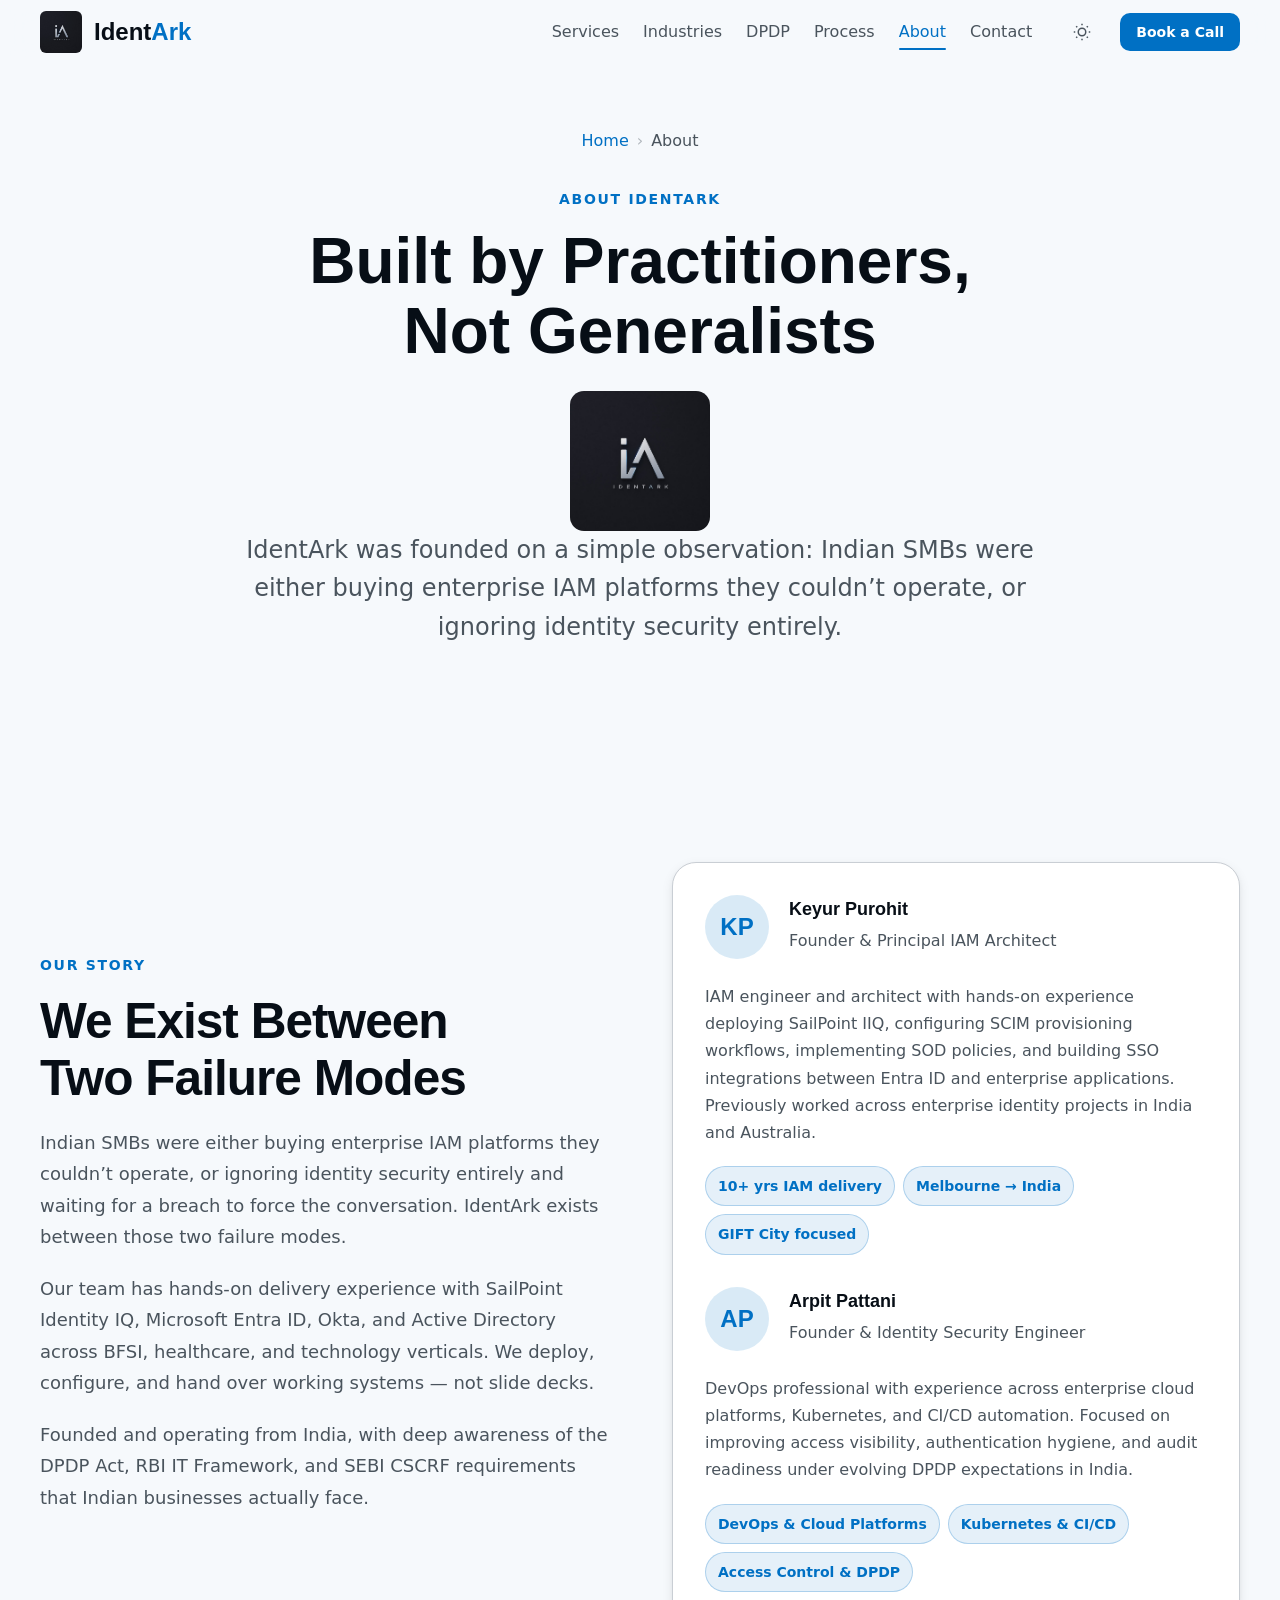
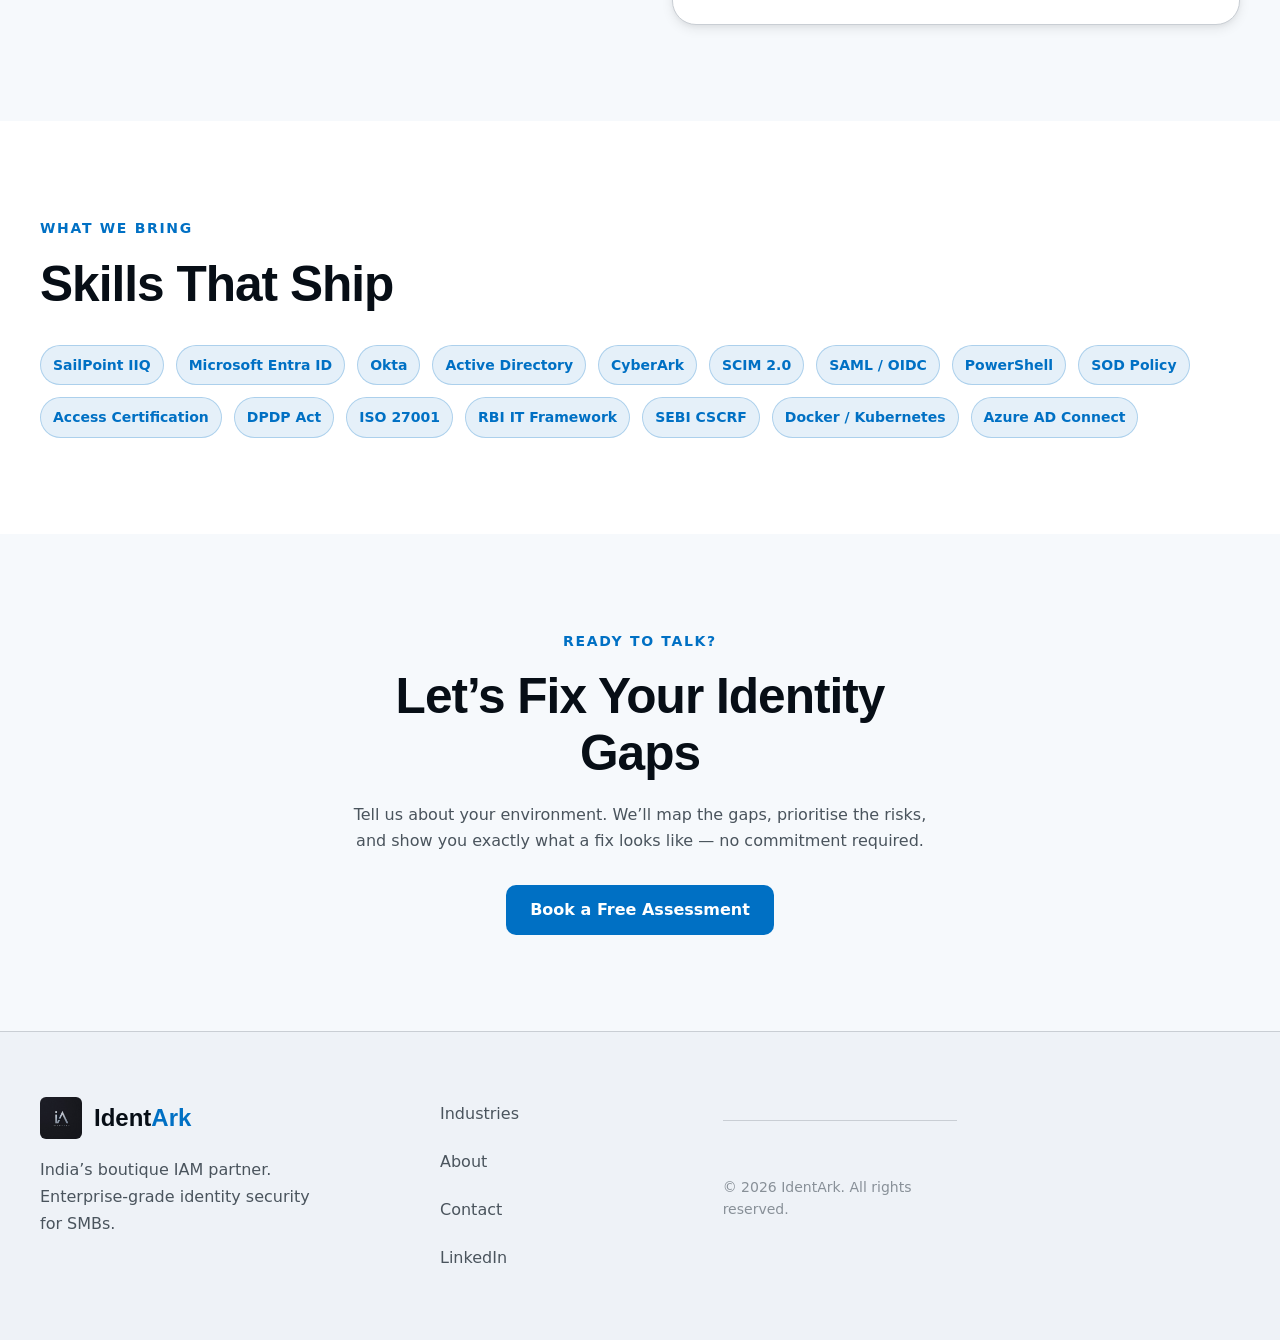
<file: about/index.html>
<!DOCTYPE html>
<html lang="en" data-theme="light">
<head>
<script>
(function(){
  var saved;
  try { saved = localStorage.getItem('identark-theme'); } catch(e){}
  document.documentElement.setAttribute('data-theme', saved === 'dark' ? 'dark' : 'light');
})();
</script>
<meta charset="UTF-8">
<meta name="viewport" content="width=device-width, initial-scale=1.0">
<title>About | IdentArk</title>
<meta name="description" content="IdentArk is founded by IAM practitioners with hands-on SailPoint, Entra ID, and Okta delivery experience. Built for India's SMBs.">
<meta property="og:title" content="About | IdentArk">
<meta property="og:description" content="IdentArk is founded by IAM practitioners with hands-on SailPoint, Entra ID, and Okta delivery experience. Built for India's SMBs.">
<meta property="og:type" content="website">
<meta name="robots" content="index, follow">
<link rel="preconnect" href="https://api.fontshare.com">
<link href="https://api.fontshare.com/v2/css?f[]=cabinet-grotesk@400,500,700,800,900&f[]=satoshi@400,500,700&display=swap" rel="stylesheet">
<link rel="stylesheet" href="../style.css">
<style>
.page-hero { padding: var(--space-32) 0 var(--space-20); text-align: center; }
.page-hero .section-label { display: inline-block; margin-bottom: var(--space-4); }
.page-hero h1 { font-family: var(--font-display); font-size: clamp(2.5rem, 5vw, 4rem); font-weight: 900; line-height: 1.1; margin-bottom: var(--space-6); }
.page-hero p { font-size: var(--text-lg); color: var(--color-text-muted); max-width: 56ch; margin: 0 auto var(--space-10); }
.breadcrumb { display: flex; align-items: center; gap: var(--space-2); font-size: var(--text-sm); color: var(--color-text-muted); margin-bottom: var(--space-8); justify-content: center; }
.breadcrumb a { color: var(--color-primary); text-decoration: none; }
.breadcrumb a:hover { text-decoration: underline; }
.breadcrumb-sep { opacity: 0.4; }
.nav__link.active { color: var(--color-primary); }
</style>
</head>
<body>

<a href="#main" class="sr-only">Skip to content</a>

<header class="header" id="header">
  <div class="container">
    <div class="header__inner">
      <a href="../" class="logo" aria-label="IdentArk home">
        <img src="../logo.jpeg" alt="IdentArk Logo" class="logo__img" width="44" height="44" loading="eager">
        <span class="logo__text">Ident<span class="accent">Ark</span></span>
      </a>
      <nav class="nav" aria-label="Primary navigation">
        <ul class="nav__links" role="list">
          <li><a href="../index.html#services" class="nav__link">Services</a></li>
          <li><a href="../industries/" class="nav__link">Industries</a></li>
          <li><a href="../index.html#dpdp" class="nav__link">DPDP</a></li>
          <li><a href="../index.html#process" class="nav__link">Process</a></li>
          <li><a href="../about/" class="nav__link active">About</a></li>
          <li><a href="../contact/" class="nav__link">Contact</a></li>
        </ul>
        <button class="theme-toggle" data-theme-toggle aria-label="Toggle theme">
          <svg width="18" height="18" viewBox="0 0 24 24" fill="none" stroke="currentColor" stroke-width="2"><circle cx="12" cy="12" r="5"/><path d="M12 1v2M12 21v2M4.22 4.22l1.42 1.42M18.36 18.36l1.42 1.42M1 12h2M21 12h2M4.22 19.78l1.42-1.42M18.36 5.64l1.42-1.42"/></svg>
        </button>
        <a href="../contact/" class="btn btn-primary btn-sm">Book a Call</a>
      </nav>
      <button class="mobile-menu-btn" aria-label="Open menu" aria-expanded="false" aria-controls="mobileNav">
        <svg width="22" height="22" viewBox="0 0 24 24" fill="none" stroke="currentColor" stroke-width="2"><line x1="3" y1="6" x2="21" y2="6"/><line x1="3" y1="12" x2="21" y2="12"/><line x1="3" y1="18" x2="21" y2="18"/></svg>
      </button>
    </div>
  </div>
  <div class="mobile-nav" id="mobileNav" aria-hidden="true">
    <ul role="list">
      <li><a href="../index.html#services" class="nav__link">Services</a></li>
      <li><a href="../industries/" class="nav__link">Industries</a></li>
      <li><a href="../index.html#dpdp" class="nav__link">DPDP</a></li>
      <li><a href="../index.html#process" class="nav__link">Process</a></li>
      <li><a href="../about/" class="nav__link">About</a></li>
      <li><a href="../contact/" class="nav__link">Contact</a></li>
    </ul>
  </div>
</header>

<main id="main">

  <section class="page-hero section-padding">
    <div class="container">
      <nav class="breadcrumb" aria-label="Breadcrumb">
        <a href="../">Home</a>
        <span class="breadcrumb-sep">›</span>
        <span>About</span>
      </nav>
      <span class="section-label reveal">About IdentArk</span>
      <h1 class="reveal">Built by Practitioners,<br/>Not Generalists</h1>
      <div class="reveal" style="margin:var(--space-6) auto 0;text-align:center;display:flex;justify-content:center;">
        <img src="../logo.jpeg" alt="IdentArk" width="140" height="140" loading="eager" style="width:140px;height:140px;object-fit:contain;border-radius:14px;">
      </div>
      <p class="reveal">IdentArk was founded on a simple observation: Indian SMBs were either buying enterprise IAM platforms they couldn’t operate, or ignoring identity security entirely.</p>
    </div>
  </section>

  <section class="section-padding">
    <div class="container">
      <div class="about__layout reveal">
        <div>
          <span class="section-label">Our Story</span>
          <h2 class="section-title" style="margin-top:var(--space-3);">We Exist Between<br/>Two Failure Modes</h2>
          <p class="about__text">Indian SMBs were either buying enterprise IAM platforms they couldn’t operate, or ignoring identity security entirely and waiting for a breach to force the conversation. IdentArk exists between those two failure modes.</p>
          <p class="about__text">Our team has hands-on delivery experience with SailPoint Identity IQ, Microsoft Entra ID, Okta, and Active Directory across BFSI, healthcare, and technology verticals. We deploy, configure, and hand over working systems — not slide decks.</p>
          <p class="about__text">Founded and operating from India, with deep awareness of the DPDP Act, RBI IT Framework, and SEBI CSCRF requirements that Indian businesses actually face.</p>
        </div>
        <div class="about__visual">
          <div class="founder-card">
            <div class="founder-avatar">KP</div>
            <div class="founder-info">
              <h4>Keyur Purohit</h4>
              <p>Founder & Principal IAM Architect</p>
            </div>
          </div>
          <p class="founder-bio">IAM engineer and architect with hands-on experience deploying SailPoint IIQ, configuring SCIM provisioning workflows, implementing SOD policies, and building SSO integrations between Entra ID and enterprise applications. Previously worked across enterprise identity projects in India and Australia.</p>
          <div class="about__skills" style="margin-top:var(--space-4);">
            <span class="skill-tag">10+ yrs IAM delivery</span>
            <span class="skill-tag">Melbourne → India</span>
            <span class="skill-tag">GIFT City focused</span>
          </div>
          <div class="founder-card" style="margin-top:var(--space-8)">
            <div class="founder-avatar">AP</div>
            <div class="founder-info">
              <h4>Arpit Pattani</h4>
              <p>Founder & Identity Security Engineer</p>
            </div>
          </div>
          <p class="founder-bio">DevOps professional with experience across enterprise cloud platforms, Kubernetes, and CI/CD automation. Focused on improving access visibility, authentication hygiene, and audit readiness under evolving DPDP expectations in India.</p>
          <div class="about__skills" style="margin-top:var(--space-4);">
            <span class="skill-tag">DevOps & Cloud Platforms</span>
            <span class="skill-tag">Kubernetes & CI/CD</span>
            <span class="skill-tag">Access Control & DPDP</span>
          </div>
        </div>
      </div>
    </div>
  </section>

  <section class="section-padding" style="background:var(--color-surface);">
    <div class="container">
      <span class="section-label reveal">What We Bring</span>
      <h2 class="section-title reveal">Skills That Ship</h2>
      <div class="about__skills reveal" style="margin-top:var(--space-8);gap:var(--space-3);">
        <span class="skill-tag">SailPoint IIQ</span>
        <span class="skill-tag">Microsoft Entra ID</span>
        <span class="skill-tag">Okta</span>
        <span class="skill-tag">Active Directory</span>
        <span class="skill-tag">CyberArk</span>
        <span class="skill-tag">SCIM 2.0</span>
        <span class="skill-tag">SAML / OIDC</span>
        <span class="skill-tag">PowerShell</span>
        <span class="skill-tag">SOD Policy</span>
        <span class="skill-tag">Access Certification</span>
        <span class="skill-tag">DPDP Act</span>
        <span class="skill-tag">ISO 27001</span>
        <span class="skill-tag">RBI IT Framework</span>
        <span class="skill-tag">SEBI CSCRF</span>
        <span class="skill-tag">Docker / Kubernetes</span>
        <span class="skill-tag">Azure AD Connect</span>
      </div>
    </div>
  </section>

  <section class="section-padding">
    <div class="container" style="text-align:center;max-width:600px;margin-inline:auto;">
      <span class="section-label reveal">Ready to Talk?</span>
      <h2 class="section-title reveal">Let’s Fix Your Identity Gaps</h2>
      <p class="reveal" style="color:var(--color-text-muted);margin-bottom:var(--space-8);">Tell us about your environment. We’ll map the gaps, prioritise the risks, and show you exactly what a fix looks like — no commitment required.</p>
      <a href="../contact/" class="btn btn-primary reveal">Book a Free Assessment</a>
    </div>
  </section>

</main>

<footer class="footer">
  <div class="container">
    <div class="footer__inner">
      <div class="footer__brand">
        <a href="../" class="logo" aria-label="IdentArk home">
          <img src="../logo.jpeg" alt="IdentArk Logo" class="logo__img" width="36" height="36" loading="lazy">
          <span class="logo__text">Ident<span class="accent">Ark</span></span>
        </a>
        <p class="footer__tagline">India’s boutique IAM partner. Enterprise-grade identity security for SMBs.</p>
      </div>
      <div class="footer__links">
        <a href="../industries/" class="footer__link">Industries</a>
        <a href="../about/" class="footer__link">About</a>
        <a href="../contact/" class="footer__link">Contact</a>
        <a href="https://www.linkedin.com/company/116654145/" class="footer__link" target="_blank" rel="noopener noreferrer">LinkedIn</a>
      </div>
      <p class="footer__copy">&copy; 2026 IdentArk. All rights reserved.</p>
    </div>
  </div>
</footer>

<script>
(function(){
  // Theme
  var t = document.querySelector('[data-theme-toggle]');
  var r = document.documentElement;
  var d = 'light';
  try { if(localStorage.getItem('identark-theme')==='dark') d='dark'; } catch(e){}
  r.setAttribute('data-theme', d);
  if(t) t.addEventListener('click', function(){
    d = d==='dark' ? 'light' : 'dark';
    r.setAttribute('data-theme', d);
    try { localStorage.setItem('identark-theme', d); } catch(e){}
  });

  // Mobile nav — toggle .is-open to match style.css
  var mb = document.querySelector('.mobile-menu-btn');
  var mn = document.getElementById('mobileNav');
  if(mb && mn) mb.addEventListener('click', function(){
    var open = mn.classList.toggle('is-open');
    mb.setAttribute('aria-expanded', open);
    mn.setAttribute('aria-hidden', !open);
  });

  // Scroll reveal — add .in-view to match style.css rule .reveal.in-view
  if('IntersectionObserver' in window){
    var obs = new IntersectionObserver(function(entries){
      entries.forEach(function(e){
        if(e.isIntersecting){
          e.target.classList.add('in-view');
          obs.unobserve(e.target);
        }
      });
    }, {threshold: 0.1});
    document.querySelectorAll('.reveal').forEach(function(el){ obs.observe(el); });
  } else {
    // Fallback for older browsers — just show everything
    document.querySelectorAll('.reveal').forEach(function(el){ el.classList.add('in-view'); });
  }
})();
</script>
</body>
</html>
</file>
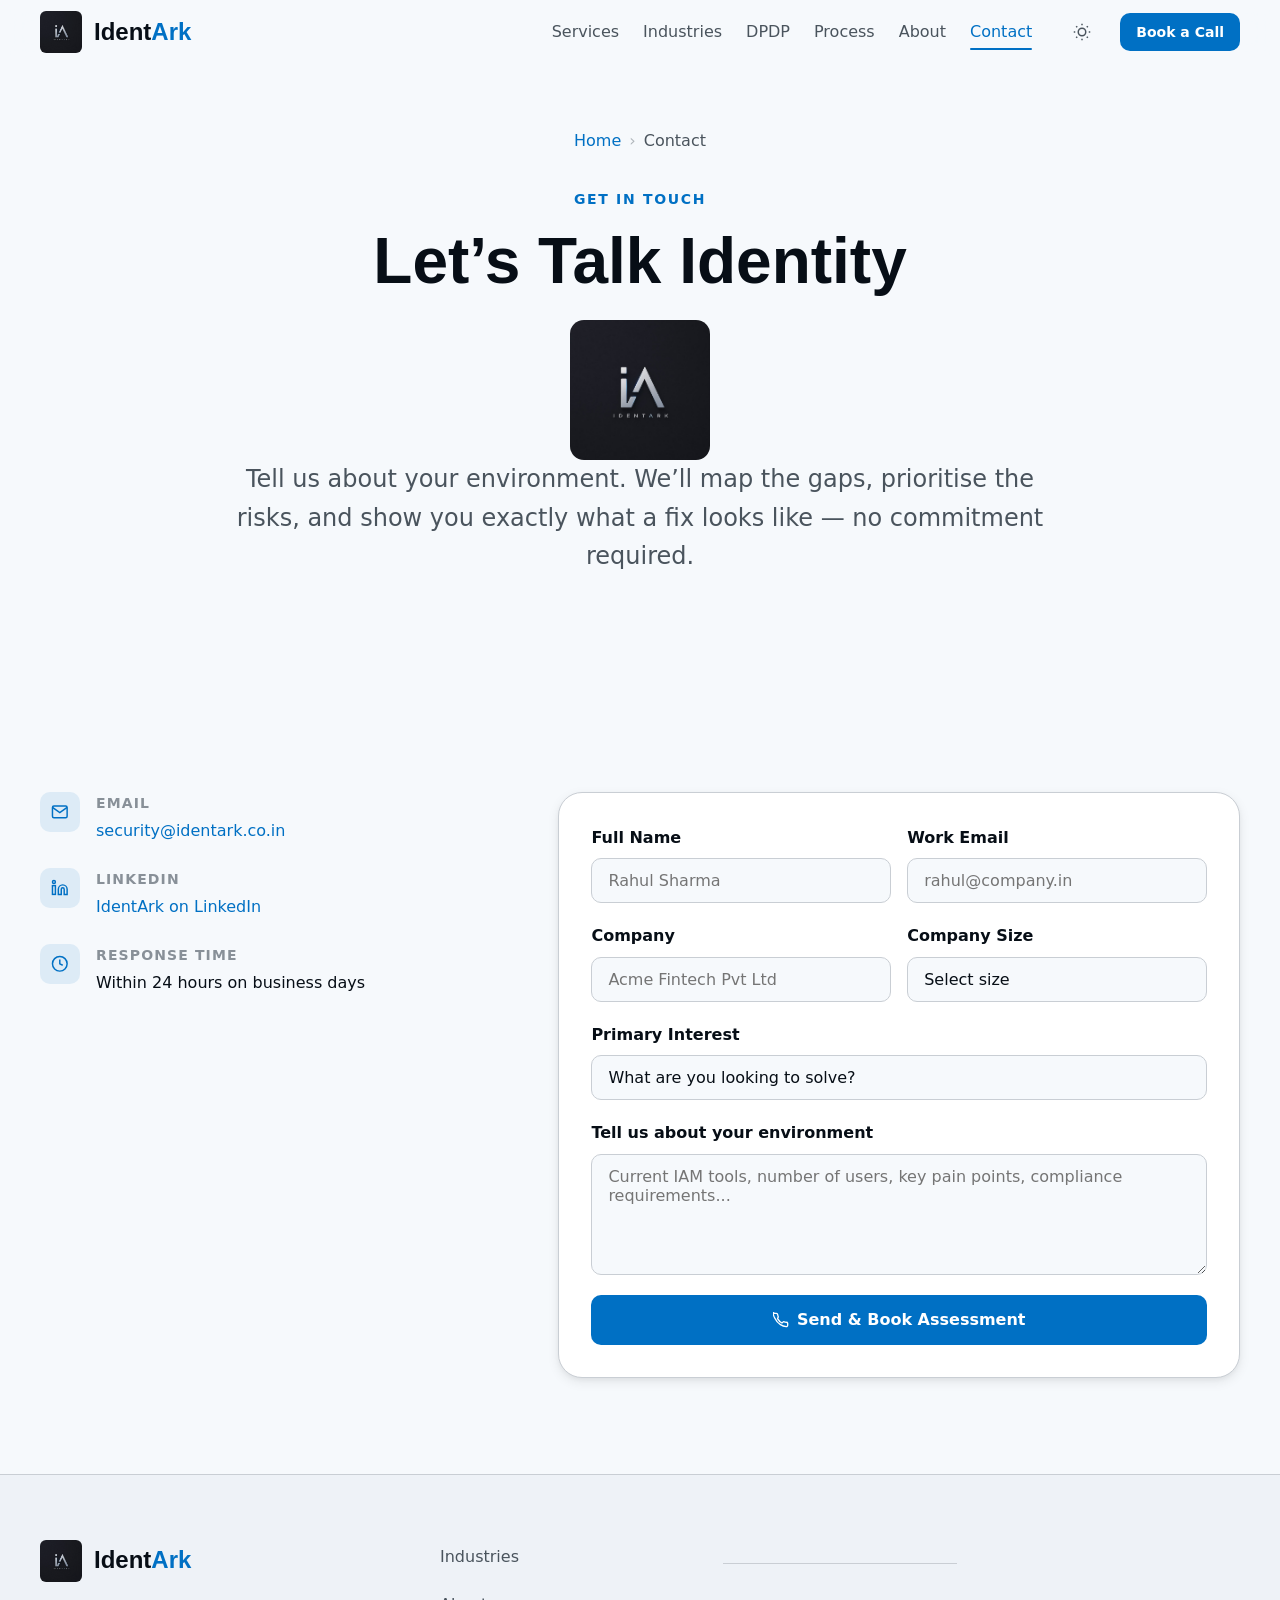
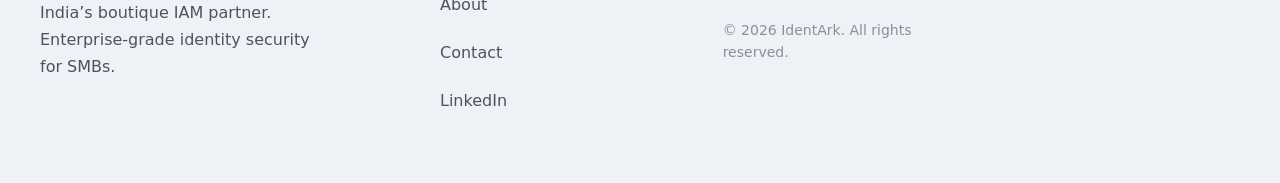
<file: contact/index.html>
<!DOCTYPE html>
<html lang="en" data-theme="light">
<head>
<script>
(function(){
  var saved;
  try { saved = localStorage.getItem('identark-theme'); } catch(e){}
  document.documentElement.setAttribute('data-theme', saved === 'dark' ? 'dark' : 'light');
})();
</script>
<meta charset="UTF-8">
<meta name="viewport" content="width=device-width, initial-scale=1.0">
<title>Contact | IdentArk</title>
<meta name="description" content="Book a free IAM assessment with IdentArk. Tell us about your environment and we'll map your identity security gaps.">
<meta property="og:title" content="Contact | IdentArk">
<meta property="og:description" content="Book a free IAM assessment with IdentArk. Tell us about your environment and we'll map your identity security gaps.">
<meta property="og:type" content="website">
<meta name="robots" content="index, follow">
<link rel="preconnect" href="https://api.fontshare.com">
<link href="https://api.fontshare.com/v2/css?f[]=cabinet-grotesk@400,500,700,800,900&f[]=satoshi@400,500,700&display=swap" rel="stylesheet">
<link rel="stylesheet" href="../style.css">
<style>
.page-hero { padding: var(--space-32) 0 var(--space-20); text-align: center; }
.page-hero .section-label { display: inline-block; margin-bottom: var(--space-4); }
.page-hero h1 { font-family: var(--font-display); font-size: clamp(2.5rem, 5vw, 4rem); font-weight: 900; line-height: 1.1; margin-bottom: var(--space-6); }
.page-hero p { font-size: var(--text-lg); color: var(--color-text-muted); max-width: 56ch; margin: 0 auto var(--space-10); }
.breadcrumb { display: flex; align-items: center; gap: var(--space-2); font-size: var(--text-sm); color: var(--color-text-muted); margin-bottom: var(--space-8); justify-content: center; }
.breadcrumb a { color: var(--color-primary); text-decoration: none; }
.breadcrumb a:hover { text-decoration: underline; }
.breadcrumb-sep { opacity: 0.4; }
.nav__link.active { color: var(--color-primary); }
</style>
</head>
<body>

<a href="#main" class="sr-only">Skip to content</a>

<header class="header" id="header">
  <div class="container">
    <div class="header__inner">
      <a href="../" class="logo" aria-label="IdentArk home">
        <img src="../logo.jpeg" alt="IdentArk Logo" class="logo__img" width="44" height="44" loading="eager">
        <span class="logo__text">Ident<span class="accent">Ark</span></span>
      </a>
      <nav class="nav" aria-label="Primary navigation">
        <ul class="nav__links" role="list">
          <li><a href="../index.html#services" class="nav__link">Services</a></li>
          <li><a href="../industries/" class="nav__link">Industries</a></li>
          <li><a href="../index.html#dpdp" class="nav__link">DPDP</a></li>
          <li><a href="../index.html#process" class="nav__link">Process</a></li>
          <li><a href="../about/" class="nav__link">About</a></li>
          <li><a href="../contact/" class="nav__link active">Contact</a></li>
        </ul>
        <button class="theme-toggle" data-theme-toggle aria-label="Toggle theme">
          <svg width="18" height="18" viewBox="0 0 24 24" fill="none" stroke="currentColor" stroke-width="2"><circle cx="12" cy="12" r="5"/><path d="M12 1v2M12 21v2M4.22 4.22l1.42 1.42M18.36 18.36l1.42 1.42M1 12h2M21 12h2M4.22 19.78l1.42-1.42M18.36 5.64l1.42-1.42"/></svg>
        </button>
        <a href="../contact/" class="btn btn-primary btn-sm">Book a Call</a>
      </nav>
      <button class="mobile-menu-btn" aria-label="Open menu" aria-expanded="false" aria-controls="mobileNav">
        <svg width="22" height="22" viewBox="0 0 24 24" fill="none" stroke="currentColor" stroke-width="2"><line x1="3" y1="6" x2="21" y2="6"/><line x1="3" y1="12" x2="21" y2="12"/><line x1="3" y1="18" x2="21" y2="18"/></svg>
      </button>
    </div>
  </div>
  <div class="mobile-nav" id="mobileNav" aria-hidden="true">
    <ul role="list">
      <li><a href="../index.html#services" class="nav__link">Services</a></li>
      <li><a href="../industries/" class="nav__link">Industries</a></li>
      <li><a href="../index.html#dpdp" class="nav__link">DPDP</a></li>
      <li><a href="../index.html#process" class="nav__link">Process</a></li>
      <li><a href="../about/" class="nav__link">About</a></li>
      <li><a href="../contact/" class="nav__link">Contact</a></li>
    </ul>
  </div>
</header>

<main id="main">

  <section class="page-hero section-padding">
    <div class="container">
      <nav class="breadcrumb" aria-label="Breadcrumb">
        <a href="../">Home</a>
        <span class="breadcrumb-sep">›</span>
        <span>Contact</span>
      </nav>
      <span class="section-label reveal">Get in Touch</span>
      <h1 class="reveal">Let’s Talk Identity</h1>
      <div class="reveal" style="margin:var(--space-6) auto 0;text-align:center;display:flex;justify-content:center;">
        <img src="../logo.jpeg" alt="IdentArk" width="140" height="140" loading="eager" style="width:140px;height:140px;object-fit:contain;border-radius:14px;">
      </div>
      <p class="reveal">Tell us about your environment. We’ll map the gaps, prioritise the risks, and show you exactly what a fix looks like — no commitment required.</p>
    </div>
  </section>

  <section class="section-padding">
    <div class="container">
      <div class="contact__layout">

        <div class="contact__info reveal">
          <div class="contact__item">
            <div class="contact__item-icon">
              <svg viewBox="0 0 24 24" fill="none" stroke="currentColor" stroke-width="2"><path d="M4 4h16c1.1 0 2 .9 2 2v12c0 1.1-.9 2-2 2H4c-1.1 0-2-.9-2-2V6c0-1.1.9-2 2-2z"/><polyline points="22,6 12,13 2,6"/></svg>
            </div>
            <div>
              <div class="contact__item-label">Email</div>
              <div class="contact__item-value"><a href="mailto:security@identark.co.in" style="color:var(--color-primary)">security@identark.co.in</a></div>
            </div>
          </div>
          <div class="contact__item">
            <div class="contact__item-icon">
              <svg viewBox="0 0 24 24" fill="none" stroke="currentColor" stroke-width="2"><path d="M16 8a6 6 0 0 1 6 6v7h-4v-7a2 2 0 0 0-2-2 2 2 0 0 0-2 2v7h-4v-7a6 6 0 0 1 6-6z"/><rect x="2" y="9" width="4" height="12"/><circle cx="4" cy="4" r="2"/></svg>
            </div>
            <div>
              <div class="contact__item-label">LinkedIn</div>
              <div class="contact__item-value"><a href="https://www.linkedin.com/company/116654145/" target="_blank" rel="noopener noreferrer" style="color:var(--color-primary)">IdentArk on LinkedIn</a></div>
            </div>
          </div>
          <div class="contact__item">
            <div class="contact__item-icon">
              <svg viewBox="0 0 24 24" fill="none" stroke="currentColor" stroke-width="2"><circle cx="12" cy="12" r="10"/><polyline points="12 6 12 12 16 14"/></svg>
            </div>
            <div>
              <div class="contact__item-label">Response Time</div>
              <div class="contact__item-value">Within 24 hours on business days</div>
            </div>
          </div>
        </div>

        <div class="contact__form-wrap reveal">
          <form id="contactForm" onsubmit="handleFormSubmit(event)">
            <input type="hidden" name="access_key" value="b0695ec9-5406-4aea-8fee-cdc67e8df026" />
            <input type="hidden" name="subject" value="New IdentArk Assessment Request" />
            <input type="hidden" name="from_name" value="IdentArk Website" />
            <input type="checkbox" name="botcheck" style="display:none" />

            <div class="form-row">
              <div class="form-group">
                <label for="name" class="form-label">Full Name</label>
                <input type="text" id="name" name="name" class="form-input" placeholder="Rahul Sharma" required autocomplete="name">
              </div>
              <div class="form-group">
                <label for="email" class="form-label">Work Email</label>
                <input type="email" id="email" name="email" class="form-input" placeholder="rahul@company.in" required autocomplete="email">
              </div>
            </div>
            <div class="form-row">
              <div class="form-group">
                <label for="company" class="form-label">Company</label>
                <input type="text" id="company" name="company" class="form-input" placeholder="Acme Fintech Pvt Ltd" autocomplete="organization">
              </div>
              <div class="form-group">
                <label for="size" class="form-label">Company Size</label>
                <select id="size" name="size" class="form-input">
                  <option value="">Select size</option>
                  <option>1–50 employees</option>
                  <option>51–200 employees</option>
                  <option>201–500 employees</option>
                  <option>500+ employees</option>
                </select>
              </div>
            </div>
            <div class="form-group">
              <label for="interest" class="form-label">Primary Interest</label>
              <select id="interest" name="interest" class="form-input">
                <option value="">What are you looking to solve?</option>
                <option>Identity & Access Management (IAM)</option>
                <option>Privileged Access Management (PAM)</option>
                <option>Identity Governance & Administration (IGA)</option>
                <option>DPDP Act Readiness</option>
                <option>SSO & Federation</option>
                <option>Cloud Migration</option>
                <option>Access Reviews & SoD</option>
                <option>Not sure — need an assessment</option>
              </select>
            </div>
            <div class="form-group">
              <label for="message" class="form-label">Tell us about your environment</label>
              <textarea id="message" name="message" class="form-input form-textarea" placeholder="Current IAM tools, number of users, key pain points, compliance requirements..." rows="5"></textarea>
            </div>
            <div id="form-status" style="display:none;padding:var(--space-4);border-radius:var(--radius-md);margin-bottom:var(--space-4);font-size:var(--text-sm);"></div>
            <button type="submit" class="btn btn-primary" style="width:100%;justify-content:center;gap:0.5rem;">
              <svg width="16" height="16" viewBox="0 0 24 24" fill="none" stroke="currentColor" stroke-width="2"><path d="M22 16.92v3a2 2 0 01-2.18 2 19.79 19.79 0 01-8.63-3.07A19.5 19.5 0 013.07 9.8a19.79 19.79 0 01-3.07-8.68A2 2 0 012 2h3a2 2 0 012 1.72c.127.96.361 1.903.7 2.81a2 2 0 01-.45 2.11L6.91 9.91a16 16 0 006.59 6.59l1.27-1.27a2 2 0 012.11-.45c.907.339 1.85.573 2.81.7A2 2 0 0122 16.92z"/></svg>
              Send & Book Assessment
            </button>
          </form>
        </div>

      </div>
    </div>
  </section>

</main>

<footer class="footer">
  <div class="container">
    <div class="footer__inner">
      <div class="footer__brand">
        <a href="../" class="logo" aria-label="IdentArk home">
          <img src="../logo.jpeg" alt="IdentArk Logo" class="logo__img" width="36" height="36" loading="lazy">
          <span class="logo__text">Ident<span class="accent">Ark</span></span>
        </a>
        <p class="footer__tagline">India’s boutique IAM partner. Enterprise-grade identity security for SMBs.</p>
      </div>
      <div class="footer__links">
        <a href="../industries/" class="footer__link">Industries</a>
        <a href="../about/" class="footer__link">About</a>
        <a href="../contact/" class="footer__link">Contact</a>
        <a href="https://www.linkedin.com/company/116654145/" class="footer__link" target="_blank" rel="noopener noreferrer">LinkedIn</a>
      </div>
      <p class="footer__copy">&copy; 2026 IdentArk. All rights reserved.</p>
    </div>
  </div>
</footer>

<script>
(function(){
  // Theme
  var t = document.querySelector('[data-theme-toggle]');
  var r = document.documentElement;
  var d = 'light';
  try { if(localStorage.getItem('identark-theme')==='dark') d='dark'; } catch(e){}
  r.setAttribute('data-theme', d);
  if(t) t.addEventListener('click', function(){
    d = d==='dark' ? 'light' : 'dark';
    r.setAttribute('data-theme', d);
    try { localStorage.setItem('identark-theme', d); } catch(e){}
  });

  // Mobile nav — .is-open matches style.css
  var mb = document.querySelector('.mobile-menu-btn');
  var mn = document.getElementById('mobileNav');
  if(mb && mn) mb.addEventListener('click', function(){
    var open = mn.classList.toggle('is-open');
    mb.setAttribute('aria-expanded', open);
    mn.setAttribute('aria-hidden', !open);
  });

  // Scroll reveal — .in-view matches style.css rule .reveal.in-view
  if('IntersectionObserver' in window){
    var obs = new IntersectionObserver(function(entries){
      entries.forEach(function(e){
        if(e.isIntersecting){
          e.target.classList.add('in-view');
          obs.unobserve(e.target);
        }
      });
    }, {threshold: 0.1});
    document.querySelectorAll('.reveal').forEach(function(el){ obs.observe(el); });
  } else {
    document.querySelectorAll('.reveal').forEach(function(el){ el.classList.add('in-view'); });
  }
})();
</script>

<script>
async function handleFormSubmit(e) {
  e.preventDefault();
  var form = e.target;
  var status = document.getElementById('form-status');
  var btn = form.querySelector('button[type="submit"]');
  btn.disabled = true;
  btn.textContent = 'Sending...';
  status.style.display = 'none';

  try {
    var res = await fetch('https://api.web3forms.com/submit', { method: 'POST', body: new FormData(form) });
    var json = await res.json();
    if (json.success) {
      status.style.display = 'block';
      status.style.background = 'rgba(59,158,202,0.1)';
      status.style.color = 'var(--color-primary)';
      status.textContent = '\u2713 Message sent. We\'ll be in touch within 24 hours.';
      form.reset();
    } else { throw new Error(json.message); }
  } catch(err) {
    console.error('Form submission error:', err);
    // Fallback: open mailto link
    var name = form.querySelector('#name').value;
    var email = form.querySelector('#email').value;
    var company = form.querySelector('#company').value;
    var interest = form.querySelector('#interest').value;
    var message = form.querySelector('#message').value;
    
    var body = 'Name: ' + name + '\nEmail: ' + email + '\nCompany: ' + company + '\nInterest: ' + interest + '\n\nMessage:\n' + message;
    window.location.href = 'mailto:security@identark.co.in?subject=New IdentArk Assessment Request&body=' + encodeURIComponent(body);
    
    status.style.display = 'block';
    status.style.background = 'rgba(59,158,202,0.1)';
    status.style.color = 'var(--color-primary)';
    status.textContent = '\u2713 Opening email client... Please send the pre-filled message to security@identark.co.in';
  }
  btn.disabled = false;
  btn.innerHTML = '<svg width="16" height="16" viewBox="0 0 24 24" fill="none" stroke="currentColor" stroke-width="2"><path d="M22 16.92v3a2 2 0 01-2.18 2 19.79 19.79 0 01-8.63-3.07A19.5 19.5 0 013.07 9.8a19.79 19.79 0 01-3.07-8.68A2 2 0 012 2h3a2 2 0 012 1.72c.127.96.361 1.903.7 2.81a2 2 0 01-.45 2.11L6.91 9.91a16 16 0 006.59 6.59l1.27-1.27a2 2 0 012.11-.45c.907.339 1.85.573 2.81.7A2 2 0 0122 16.92z"/></svg> Send & Book Assessment';
}
</script>
</body>
</html>
</file>
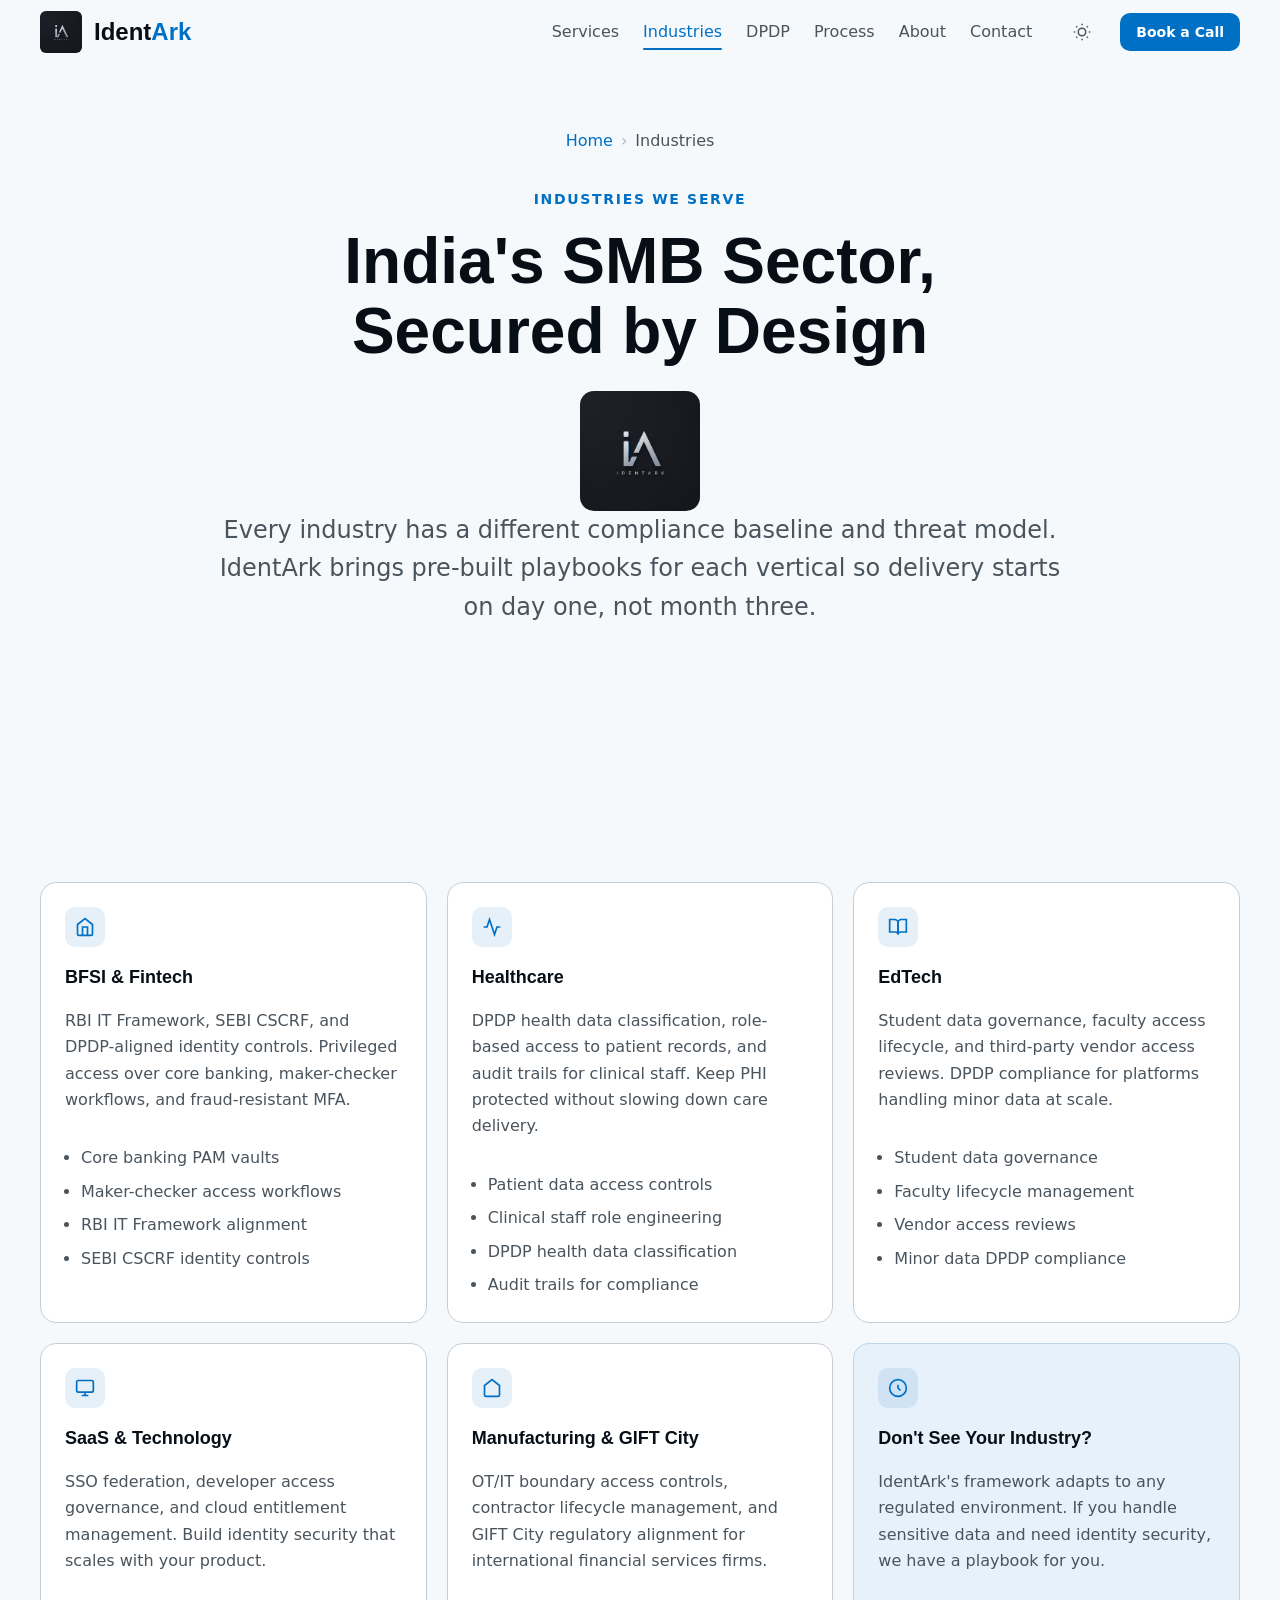
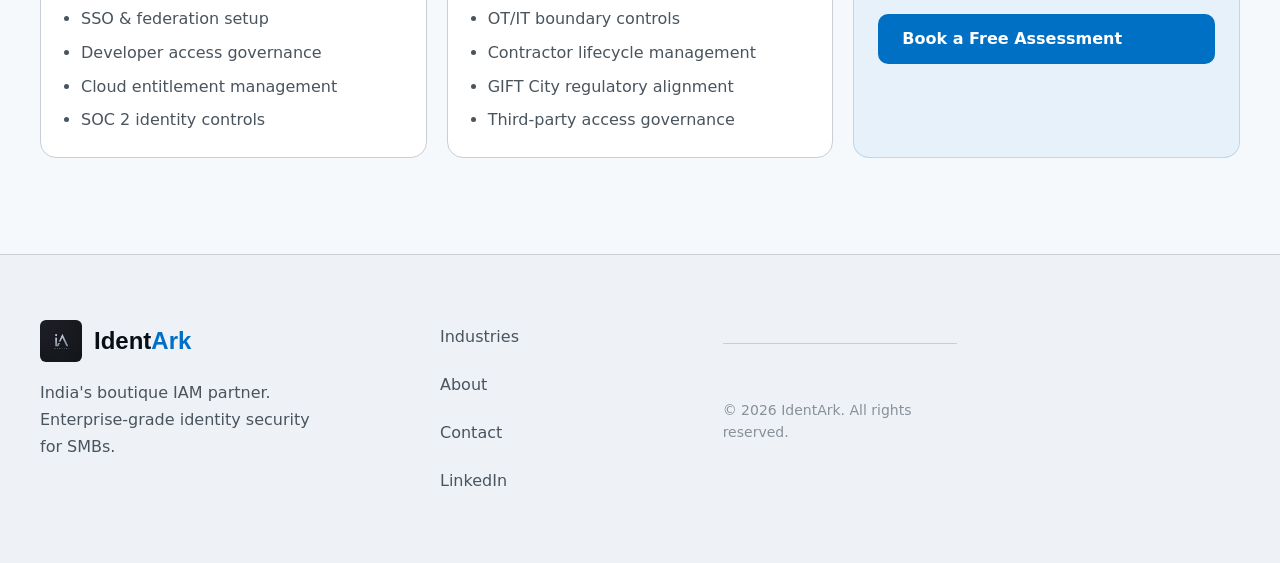
<file: industries/index.html>
<!DOCTYPE html>
<html lang="en" data-theme="light">
<head>
<script>
(function(){
  var saved;
  try { saved = localStorage.getItem('identark-theme'); } catch(e){}
  document.documentElement.setAttribute('data-theme', saved === 'dark' ? 'dark' : 'light');
})();
</script>
<meta charset="UTF-8">
<meta name="viewport" content="width=device-width, initial-scale=1.0">
<title>Industries | IdentArk</title>
<meta name="description" content="IdentArk delivers IAM, PAM, and Identity Governance for BFSI, Healthcare, EdTech, SaaS, and Manufacturing across India.">
<meta property="og:title" content="Industries | IdentArk">
<meta property="og:description" content="IdentArk delivers IAM, PAM, and Identity Governance for BFSI, Healthcare, EdTech, SaaS, and Manufacturing across India.">
<meta property="og:type" content="website">
<meta name="robots" content="index, follow">
<link rel="preconnect" href="https://api.fontshare.com">
<link href="https://api.fontshare.com/v2/css?f[]=cabinet-grotesk@400,500,700,800,900&f[]=satoshi@400,500,700&display=swap" rel="stylesheet">
<link rel="stylesheet" href="../style.css">
<style>
.page-hero { padding: var(--space-32) 0 var(--space-20); text-align: center; }
.page-hero .section-label { display: inline-block; margin-bottom: var(--space-4); }
.page-hero h1 { font-family: 'Cabinet Grotesk', sans-serif; font-size: clamp(2.2rem, 5vw, 4rem); font-weight: 900; line-height: 1.1; margin-bottom: var(--space-6); }
.page-hero p { font-size: var(--text-lg); color: var(--color-text-muted); max-width: 56ch; margin: 0 auto var(--space-10); }
.breadcrumb { display: flex; align-items: center; gap: var(--space-2); font-size: var(--text-sm); color: var(--color-text-muted); margin-bottom: var(--space-8); justify-content: center; }
.breadcrumb a { color: var(--color-primary); text-decoration: none; }
.breadcrumb a:hover { text-decoration: underline; }
.breadcrumb-sep { opacity: 0.4; }
.nav__link.active { color: var(--color-primary); }
@media (max-width: 768px) {
  .page-hero { padding: calc(var(--space-20) + 4rem) 0 var(--space-12); }
  .page-hero h1 { font-size: clamp(1.8rem, 6vw, 2.5rem); }
}
</style>
</head>
<body>

<a href="#main" class="sr-only">Skip to content</a>

<header class="header" id="header">
  <div class="container">
    <div class="header__inner">
      <a href="../" class="logo" aria-label="IdentArk home">
        <img src="../logo.jpeg" alt="IdentArk Logo" class="logo__img" width="44" height="44" loading="eager">
        <span class="logo__text">Ident<span class="accent">Ark</span></span>
      </a>
      <nav class="nav" aria-label="Primary navigation">
        <ul class="nav__links" role="list">
          <li><a href="../index.html#services" class="nav__link">Services</a></li>
          <li><a href="../industries/" class="nav__link active">Industries</a></li>
          <li><a href="../index.html#dpdp" class="nav__link">DPDP</a></li>
          <li><a href="../index.html#process" class="nav__link">Process</a></li>
          <li><a href="../about/" class="nav__link">About</a></li>
          <li><a href="../contact/" class="nav__link">Contact</a></li>
        </ul>
        <button class="theme-toggle" data-theme-toggle aria-label="Toggle theme">
          <svg width="18" height="18" viewBox="0 0 24 24" fill="none" stroke="currentColor" stroke-width="2"><circle cx="12" cy="12" r="5"/><path d="M12 1v2M12 21v2M4.22 4.22l1.42 1.42M18.36 18.36l1.42 1.42M1 12h2M21 12h2M4.22 19.78l1.42-1.42M18.36 5.64l1.42-1.42"/></svg>
        </button>
        <a href="../contact/" class="btn btn-primary btn-sm">Book a Call</a>
      </nav>
      <button class="mobile-menu-btn" aria-label="Open menu" aria-expanded="false" aria-controls="mobileNav">
        <svg width="22" height="22" viewBox="0 0 24 24" fill="none" stroke="currentColor" stroke-width="2"><line x1="3" y1="6" x2="21" y2="6"/><line x1="3" y1="12" x2="21" y2="12"/><line x1="3" y1="18" x2="21" y2="18"/></svg>
      </button>
    </div>
  </div>
  <div class="mobile-nav" id="mobileNav" aria-hidden="true">
    <ul role="list">
      <li><a href="../index.html#services" class="nav__link">Services</a></li>
      <li><a href="../industries/" class="nav__link active">Industries</a></li>
      <li><a href="../index.html#dpdp" class="nav__link">DPDP</a></li>
      <li><a href="../index.html#process" class="nav__link">Process</a></li>
      <li><a href="../about/" class="nav__link">About</a></li>
      <li><a href="../contact/" class="nav__link">Contact</a></li>
    </ul>
  </div>
</header>

<main id="main">

  <!-- Hero: NO reveal classes — above the fold, must show immediately -->
  <section class="page-hero section-padding">
    <div class="container">
      <nav class="breadcrumb" aria-label="Breadcrumb">
        <a href="../">Home</a>
        <span class="breadcrumb-sep">›</span>
        <span>Industries</span>
      </nav>
      <span class="section-label">Industries We Serve</span>
      <h1>India's SMB Sector,<br/>Secured by Design</h1>
      <div style="margin:var(--space-6) auto 0;text-align:center;display:flex;justify-content:center;">
        <img src="../logo.jpeg" alt="IdentArk" width="120" height="120" loading="eager" style="width:120px;height:120px;object-fit:contain;border-radius:14px;">
      </div>
      <p>Every industry has a different compliance baseline and threat model. IdentArk brings pre-built playbooks for each vertical so delivery starts on day one, not month three.</p>
    </div>
  </section>

  <!-- Cards: scroll reveal fine here, they're below fold -->
  <section class="section-padding">
    <div class="container">
      <div class="verticals__grid">

        <div class="vertical-card reveal">
          <div class="vertical-card__icon"><svg viewBox="0 0 24 24" fill="none" stroke="currentColor" stroke-width="2" width="20" height="20"><path d="M3 9l9-7 9 7v11a2 2 0 0 1-2 2H5a2 2 0 0 1-2-2z"/><polyline points="9 22 9 12 15 12 15 22"/></svg></div>
          <h3 class="vertical-card__name">BFSI &amp; Fintech</h3>
          <p class="vertical-card__desc">RBI IT Framework, SEBI CSCRF, and DPDP-aligned identity controls. Privileged access over core banking, maker-checker workflows, and fraud-resistant MFA.</p>
          <ul style="margin-top:var(--space-4);padding-left:var(--space-4);color:var(--color-text-muted);font-size:var(--text-sm);display:flex;flex-direction:column;gap:var(--space-2);list-style:disc;">
            <li>Core banking PAM vaults</li>
            <li>Maker-checker access workflows</li>
            <li>RBI IT Framework alignment</li>
            <li>SEBI CSCRF identity controls</li>
          </ul>
        </div>

        <div class="vertical-card reveal">
          <div class="vertical-card__icon"><svg viewBox="0 0 24 24" fill="none" stroke="currentColor" stroke-width="2" width="20" height="20"><path d="M22 12h-4l-3 9L9 3l-3 9H2"/></svg></div>
          <h3 class="vertical-card__name">Healthcare</h3>
          <p class="vertical-card__desc">DPDP health data classification, role-based access to patient records, and audit trails for clinical staff. Keep PHI protected without slowing down care delivery.</p>
          <ul style="margin-top:var(--space-4);padding-left:var(--space-4);color:var(--color-text-muted);font-size:var(--text-sm);display:flex;flex-direction:column;gap:var(--space-2);list-style:disc;">
            <li>Patient data access controls</li>
            <li>Clinical staff role engineering</li>
            <li>DPDP health data classification</li>
            <li>Audit trails for compliance</li>
          </ul>
        </div>

        <div class="vertical-card reveal">
          <div class="vertical-card__icon"><svg viewBox="0 0 24 24" fill="none" stroke="currentColor" stroke-width="2" width="20" height="20"><path d="M2 3h6a4 4 0 0 1 4 4v14a3 3 0 0 0-3-3H2z"/><path d="M22 3h-6a4 4 0 0 0-4 4v14a3 3 0 0 1 3-3h7z"/></svg></div>
          <h3 class="vertical-card__name">EdTech</h3>
          <p class="vertical-card__desc">Student data governance, faculty access lifecycle, and third-party vendor access reviews. DPDP compliance for platforms handling minor data at scale.</p>
          <ul style="margin-top:var(--space-4);padding-left:var(--space-4);color:var(--color-text-muted);font-size:var(--text-sm);display:flex;flex-direction:column;gap:var(--space-2);list-style:disc;">
            <li>Student data governance</li>
            <li>Faculty lifecycle management</li>
            <li>Vendor access reviews</li>
            <li>Minor data DPDP compliance</li>
          </ul>
        </div>

        <div class="vertical-card reveal">
          <div class="vertical-card__icon"><svg viewBox="0 0 24 24" fill="none" stroke="currentColor" stroke-width="2" width="20" height="20"><rect x="2" y="3" width="20" height="14" rx="2"/><path d="M8 21h8M12 17v4"/></svg></div>
          <h3 class="vertical-card__name">SaaS &amp; Technology</h3>
          <p class="vertical-card__desc">SSO federation, developer access governance, and cloud entitlement management. Build identity security that scales with your product.</p>
          <ul style="margin-top:var(--space-4);padding-left:var(--space-4);color:var(--color-text-muted);font-size:var(--text-sm);display:flex;flex-direction:column;gap:var(--space-2);list-style:disc;">
            <li>SSO &amp; federation setup</li>
            <li>Developer access governance</li>
            <li>Cloud entitlement management</li>
            <li>SOC 2 identity controls</li>
          </ul>
        </div>

        <div class="vertical-card reveal">
          <div class="vertical-card__icon"><svg viewBox="0 0 24 24" fill="none" stroke="currentColor" stroke-width="2" width="20" height="20"><path d="M3 9l9-7 9 7v11a2 2 0 0 1-2 2H5a2 2 0 0 1-2-2z"/></svg></div>
          <h3 class="vertical-card__name">Manufacturing &amp; GIFT City</h3>
          <p class="vertical-card__desc">OT/IT boundary access controls, contractor lifecycle management, and GIFT City regulatory alignment for international financial services firms.</p>
          <ul style="margin-top:var(--space-4);padding-left:var(--space-4);color:var(--color-text-muted);font-size:var(--text-sm);display:flex;flex-direction:column;gap:var(--space-2);list-style:disc;">
            <li>OT/IT boundary controls</li>
            <li>Contractor lifecycle management</li>
            <li>GIFT City regulatory alignment</li>
            <li>Third-party access governance</li>
          </ul>
        </div>

        <div class="vertical-card reveal" style="background:oklch(from var(--color-primary) l c h / 0.06);border-color:oklch(from var(--color-primary) l c h / 0.2);">
          <div class="vertical-card__icon"><svg viewBox="0 0 24 24" fill="none" stroke="currentColor" stroke-width="2" width="20" height="20"><circle cx="12" cy="12" r="10"/><path d="M12 8v4l3 3"/></svg></div>
          <h3 class="vertical-card__name">Don't See Your Industry?</h3>
          <p class="vertical-card__desc">IdentArk's framework adapts to any regulated environment. If you handle sensitive data and need identity security, we have a playbook for you.</p>
          <a href="../contact/" class="btn btn-primary" style="margin-top:var(--space-6);display:inline-flex;align-items:center;gap:0.4rem;">Book a Free Assessment</a>
        </div>

      </div>
    </div>
  </section>

</main>

<footer class="footer">
  <div class="container">
    <div class="footer__inner">
      <div class="footer__brand">
        <a href="../" class="logo" aria-label="IdentArk home">
          <img src="../logo.jpeg" alt="IdentArk Logo" class="logo__img" width="36" height="36" loading="lazy">
          <span class="logo__text">Ident<span class="accent">Ark</span></span>
        </a>
        <p class="footer__tagline">India's boutique IAM partner. Enterprise-grade identity security for SMBs.</p>
      </div>
      <div class="footer__links">
        <a href="../industries/" class="footer__link">Industries</a>
        <a href="../about/" class="footer__link">About</a>
        <a href="../contact/" class="footer__link">Contact</a>
        <a href="https://www.linkedin.com/company/116654145/" class="footer__link" target="_blank" rel="noopener noreferrer">LinkedIn</a>
      </div>
      <p class="footer__copy">&copy; 2026 IdentArk. All rights reserved.</p>
    </div>
  </div>
</footer>

<script>
(function(){
  // Theme
  var t = document.querySelector('[data-theme-toggle]');
  var r = document.documentElement;
  var d = 'light';
  try { if(localStorage.getItem('identark-theme')==='dark') d='dark'; } catch(e){}
  r.setAttribute('data-theme', d);
  if(t) t.addEventListener('click', function(){
    d = d==='dark' ? 'light' : 'dark';
    r.setAttribute('data-theme', d);
    try { localStorage.setItem('identark-theme', d); } catch(e){}
  });

  // Mobile nav
  var mb = document.querySelector('.mobile-menu-btn');
  var mn = document.getElementById('mobileNav');
  if(mb && mn){
    mb.addEventListener('click', function(){
      var open = mn.classList.toggle('is-open');
      mb.setAttribute('aria-expanded', open);
      mn.setAttribute('aria-hidden', !open);
    });
    mn.addEventListener('click', function(e){
      if(e.target.classList.contains('nav__link')){
        mn.classList.remove('is-open');
        mb.setAttribute('aria-expanded', 'false');
        mn.setAttribute('aria-hidden', 'true');
      }
    });
  }

  // Header scroll shadow
  var header = document.getElementById('header');
  window.addEventListener('scroll', function(){
    header.classList.toggle('header--scrolled', window.scrollY > 10);
  }, { passive: true });

  // Scroll reveal — DOMContentLoaded ensures layout is ready, no negative rootMargin
  document.addEventListener('DOMContentLoaded', function(){
    if('IntersectionObserver' in window){
      var obs = new IntersectionObserver(function(entries){
        entries.forEach(function(e){
          if(e.isIntersecting){
            e.target.classList.add('in-view');
            obs.unobserve(e.target);
          }
        });
      }, { threshold: 0.05 });
      document.querySelectorAll('.reveal').forEach(function(el){ obs.observe(el); });
    } else {
      document.querySelectorAll('.reveal').forEach(function(el){ el.classList.add('in-view'); });
    }
  });
})();
</script>
</body>
</html>
</file>
<file: style.css>
/* Art direction: IAM/Security Startup → Authoritative, minimal, steel-dark
   Palette: near-black with steel-blue primary
   Typography: Cabinet Grotesk (display) + Satoshi (body)
   Mobile-first: all touch targets ≥ 44px, readable font sizes, proper spacing */

/* ===== DESIGN TOKENS ===== */
:root {
  --text-xs:   clamp(0.75rem,  0.7rem  + 0.25vw, 0.875rem);
  --text-sm:   clamp(0.875rem, 0.8rem  + 0.35vw, 1rem);
  --text-base: clamp(1rem,     0.95rem + 0.25vw, 1.125rem);
  --text-lg:   clamp(1.125rem, 1rem    + 0.75vw, 1.5rem);
  --text-xl:   clamp(1.25rem,  1rem    + 1.25vw, 2rem);
  --text-2xl:  clamp(1.5rem,   1.25rem + 1.5vw,  2.5rem);
  --text-3xl:  clamp(2rem,     1.5rem  + 2vw,    3.5rem);
  --text-4xl:  clamp(2.5rem,   2rem    + 2.5vw,  4.5rem);

  --space-1: 0.25rem; --space-2: 0.5rem;  --space-3: 0.75rem;
  --space-4: 1rem;    --space-5: 1.25rem; --space-6: 1.5rem;
  --space-8: 2rem;    --space-10: 2.5rem; --space-12: 3rem;
  --space-16: 4rem;   --space-20: 5rem;   --space-24: 6rem;
  --space-32: 8rem;

  --radius-sm: 6px; --radius-md: 10px; --radius-lg: 16px; --radius-xl: 24px; --radius-full: 9999px;
  --transition-fast: 150ms ease;
  --transition-interactive: 200ms cubic-bezier(0.16, 1, 0.3, 1);
  --transition-smooth: 400ms cubic-bezier(0.16, 1, 0.3, 1);
  --section-y: clamp(var(--space-12), 8vw, var(--space-24));

  --font-display: 'Cabinet Grotesk', sans-serif;
  --font-body: 'Satoshi', system-ui, -apple-system, sans-serif;
}

[data-theme="light"] {
  --color-bg:           oklch(98% 0.005 250);
  --color-bg-alt:       oklch(96% 0.008 250);
  --color-surface:      oklch(100% 0 0);
  --color-border:       oklch(85% 0.01 250);
  --color-text:         oklch(16% 0.02 250);
  --color-text-muted:   oklch(44% 0.02 250);
  --color-text-faint:   oklch(65% 0.015 250);
  --color-text-inverse: oklch(98% 0.005 250);
  --color-primary:      oklch(52% 0.18 240);
  --color-primary-hover:oklch(46% 0.2 240);
  --color-accent:       oklch(62% 0.14 195);
  --color-hero-overlay: oklch(12% 0.03 250 / 0.75);
  --shadow-sm: 0 1px 3px oklch(0% 0 0 / 0.07), 0 1px 2px oklch(0% 0 0 / 0.04);
  --shadow-md: 0 4px 12px oklch(0% 0 0 / 0.08), 0 2px 4px oklch(0% 0 0 / 0.04);
  --shadow-lg: 0 16px 40px oklch(0% 0 0 / 0.1),  0 4px 12px oklch(0% 0 0 / 0.06);
}

[data-theme="dark"] {
  --color-bg:           oklch(11% 0.01 250);
  --color-bg-alt:       oklch(14% 0.013 250);
  --color-surface:      oklch(16% 0.016 250);
  --color-border:       oklch(26% 0.018 250);
  --color-text:         oklch(93% 0.007 250);
  --color-text-muted:   oklch(64% 0.013 250);
  --color-text-faint:   oklch(43% 0.01 250);
  --color-text-inverse: oklch(11% 0.01 250);
  --color-primary:      oklch(72% 0.14 220);
  --color-primary-hover:oklch(78% 0.16 220);
  --color-accent:       oklch(72% 0.13 190);
  --color-hero-overlay: oklch(9% 0.015 250 / 0.8);
  --shadow-sm: 0 1px 3px oklch(0% 0 0 / 0.35), 0 1px 2px oklch(0% 0 0 / 0.25);
  --shadow-md: 0 4px 12px oklch(0% 0 0 / 0.4),  0 2px 4px oklch(0% 0 0 / 0.25);
  --shadow-lg: 0 16px 40px oklch(0% 0 0 / 0.55), 0 4px 12px oklch(0% 0 0 / 0.35);
}

*, *::before, *::after { box-sizing: border-box; margin: 0; padding: 0; }
html { font-size: 16px; scroll-behavior: smooth; -webkit-font-smoothing: antialiased; scroll-padding-top: 5rem; }
body {
  font-family: var(--font-body);
  background: var(--color-bg); color: var(--color-text);
  line-height: 1.6; overflow-x: hidden;
  transition: background var(--transition-smooth), color var(--transition-smooth);
}
img { max-width: 100%; height: auto; display: block; }
a { color: inherit; text-decoration: none; }
ul { list-style: none; }
button { cursor: pointer; border: none; background: none; font: inherit; }
.container { width: min(1200px, 100% - 2.5rem); margin-inline: auto; }
.section-padding { padding-block: var(--section-y); }
.sr-only { position: absolute; width: 1px; height: 1px; overflow: hidden; clip: rect(0,0,0,0); white-space: nowrap; }

/* ===== HEADER ===== */
.header {
  position: fixed; top: 0; left: 0; right: 0; z-index: 100;
  background: oklch(from var(--color-bg) l c h / 0.92);
  backdrop-filter: blur(16px) saturate(180%);
  -webkit-backdrop-filter: blur(16px) saturate(180%);
  border-bottom: 1px solid transparent;
  transition: border-color var(--transition-interactive), box-shadow var(--transition-interactive);
}
.header--scrolled { border-color: var(--color-border); box-shadow: var(--shadow-sm); }
.header__inner {
  display: flex; align-items: center; justify-content: space-between;
  height: clamp(3.5rem, 5vw, 4.5rem); gap: var(--space-4);
}

/* ===== LOGO ===== */
.logo {
  display: flex; align-items: center; gap: var(--space-3);
  font-family: var(--font-display);
  font-weight: 800; font-size: var(--text-lg);
  color: var(--color-text); flex-shrink: 0;
  transition: opacity var(--transition-fast);
  /* Minimum touch target */
  min-height: 44px;
}
.logo:hover { opacity: 0.8; }
.logo__text .accent { color: var(--color-primary); }

/* ===== NAV ===== */
.nav { display: flex; align-items: center; gap: var(--space-4); }
.nav__links { display: flex; align-items: center; gap: 0; }
.nav__link {
  font-size: var(--text-sm); font-weight: 500; color: var(--color-text-muted);
  padding: var(--space-2) var(--space-3); border-radius: var(--radius-md);
  position: relative; transition: color var(--transition-fast);
  /* 44px touch target height */
  min-height: 44px; display: inline-flex; align-items: center;
}
.nav__link::after {
  content:''; position: absolute; bottom: 4px; left: var(--space-3); right: var(--space-3);
  height: 2px; background: var(--color-primary); border-radius: 1px;
  transform: scaleX(0); transition: transform var(--transition-interactive);
}
.nav__link:hover { color: var(--color-text); }
.nav__link:hover::after, .nav__link.active::after { transform: scaleX(1); }
.nav__link.active { color: var(--color-primary); }

.theme-toggle {
  width: 44px; height: 44px; border-radius: var(--radius-md);
  display: flex; align-items: center; justify-content: center;
  color: var(--color-text-muted);
  transition: color var(--transition-fast), background var(--transition-fast);
  flex-shrink: 0;
}
.theme-toggle:hover { color: var(--color-text); background: var(--color-bg-alt); }

.mobile-menu-btn {
  display: none;
  width: 44px; height: 44px; align-items: center; justify-content: center;
  color: var(--color-text-muted); border-radius: var(--radius-md);
  transition: color var(--transition-fast), background var(--transition-fast);
  flex-shrink: 0;
}
.mobile-menu-btn:hover { color: var(--color-text); background: var(--color-bg-alt); }

/* Mobile nav — hidden by default, shown with .is-open */
.mobile-nav {
  display: none;
  flex-direction: column;
  padding: var(--space-3) 0 var(--space-4);
  border-top: 1px solid var(--color-border);
  background: var(--color-bg);
}
.mobile-nav.is-open { display: flex; }
.mobile-nav ul { display: flex; flex-direction: column; }
.mobile-nav .nav__link {
  padding: var(--space-3) var(--space-4);
  min-height: 48px; /* slightly larger for mobile */
  border-radius: 0;
  border-bottom: 1px solid oklch(from var(--color-border) l c h / 0.5);
  font-size: var(--text-base);
}
.mobile-nav .nav__link:last-child { border-bottom: none; }
.mobile-nav .nav__link::after { display: none; }

/* ===== BUTTONS ===== */
.btn {
  display: inline-flex; align-items: center; gap: var(--space-2);
  padding: var(--space-3) var(--space-6); border-radius: var(--radius-md);
  font-size: var(--text-sm); font-weight: 600;
  min-height: 44px; /* always tappable */
  transition: all var(--transition-interactive);
  white-space: nowrap;
}
.btn-sm { padding: var(--space-2) var(--space-4); min-height: 36px; font-size: var(--text-xs); }
.btn-primary {
  background: var(--color-primary); color: #fff;
}
.btn-primary:hover {
  background: var(--color-primary-hover);
  box-shadow: 0 4px 16px oklch(from var(--color-primary) l c h / 0.35);
  transform: translateY(-1px);
}
.btn-ghost {
  border: 1px solid var(--color-border); color: var(--color-text); background: transparent;
}
.btn-ghost:hover { background: var(--color-bg-alt); border-color: var(--color-primary); color: var(--color-primary); }

/* ===== HERO ===== */
.hero {
  position: relative; min-height: 100vh;
  display: flex; align-items: center; overflow: hidden;
}
.hero__bg {
  position: absolute; inset: 0; z-index: 0;
  background: linear-gradient(135deg, oklch(10% 0.02 250) 0%, oklch(14% 0.03 240) 50%, oklch(11% 0.025 260) 100%);
}
.hero__bg-grid {
  position: absolute; inset: 0; z-index: 1; opacity: 0.035;
  background-image:
    repeating-linear-gradient(0deg, transparent, transparent 60px, oklch(75% 0.08 220) 60px, oklch(75% 0.08 220) 61px),
    repeating-linear-gradient(90deg, transparent, transparent 60px, oklch(75% 0.08 220) 60px, oklch(75% 0.08 220) 61px);
}
.hero__content {
  position: relative; z-index: 3;
  display: grid; grid-template-columns: 1fr 1fr;
  gap: var(--space-16); align-items: center;
  padding-block: clamp(var(--space-20), 12vw, var(--space-24));
  padding-top: calc(clamp(var(--space-20), 12vw, var(--space-24)) + 4.5rem);
}
.hero__eyebrow {
  display: inline-flex; align-items: center; gap: var(--space-2);
  font-size: var(--text-xs); font-weight: 700; letter-spacing: 0.12em; text-transform: uppercase;
  color: var(--color-primary); padding: var(--space-2) var(--space-4);
  border-radius: var(--radius-full);
  border: 1px solid oklch(from var(--color-primary) l c h / 0.35);
  background: oklch(from var(--color-primary) l c h / 0.1);
  margin-bottom: var(--space-6);
}
.hero__eyebrow svg { width: 12px; height: 12px; }
.hero__title {
  font-family: var(--font-display);
  font-size: var(--text-4xl); font-weight: 900;
  line-height: 1.08; letter-spacing: -0.03em;
  color: oklch(96% 0.006 250); margin-bottom: var(--space-6);
}
.hero__title .highlight { color: var(--color-primary); }
.hero__desc {
  font-size: var(--text-base); color: oklch(72% 0.01 250);
  line-height: 1.75; max-width: 520px; margin-bottom: var(--space-8);
}
.hero__actions { display: flex; align-items: center; gap: var(--space-4); flex-wrap: wrap; }
.hero__trust {
  margin-top: var(--space-10); padding-top: var(--space-8);
  border-top: 1px solid oklch(from var(--color-border) l c h / 0.25);
}
.hero__trust-label { font-size: var(--text-xs); color: oklch(52% 0.01 250); text-transform: uppercase; letter-spacing: 0.1em; margin-bottom: var(--space-4); }
.hero__trust-badges { display: flex; align-items: center; gap: var(--space-3); flex-wrap: wrap; }
.trust-badge {
  display: inline-flex; align-items: center; gap: var(--space-2);
  font-size: var(--text-xs); font-weight: 600; color: oklch(68% 0.01 250);
  padding: var(--space-2) var(--space-4); border-radius: var(--radius-full);
  border: 1px solid oklch(from var(--color-border) l c h / 0.28);
  background: oklch(from var(--color-surface) l c h / 0.06);
}
.trust-badge svg { width: 13px; height: 13px; color: var(--color-accent); }

/* Hero visual */
.hero__visual { display: flex; flex-direction: column; gap: var(--space-4); }
.hero__card {
  background: oklch(from var(--color-surface) l c h / 0.08);
  border: 1px solid oklch(from var(--color-border) l c h / 0.22);
  backdrop-filter: blur(12px); border-radius: var(--radius-xl); padding: var(--space-6);
}
.hero__card-title {
  font-family: var(--font-display); font-size: var(--text-xs);
  font-weight: 700; text-transform: uppercase; letter-spacing: 0.1em;
  color: var(--color-primary); margin-bottom: var(--space-5);
  display: flex; align-items: center; gap: var(--space-2);
}
.hero__card-title svg { width: 13px; height: 13px; }
.service-pills { display: flex; flex-wrap: wrap; gap: var(--space-2); }
.service-pill {
  display: inline-flex; align-items: center; gap: var(--space-2);
  padding: var(--space-2) var(--space-4); border-radius: var(--radius-full);
  font-size: var(--text-xs); font-weight: 600;
  background: oklch(from var(--color-primary) l c h / 0.12);
  color: oklch(80% 0.1 220); border: 1px solid oklch(from var(--color-primary) l c h / 0.25);
  transition: all var(--transition-interactive);
}
.service-pill:hover { background: oklch(from var(--color-primary) l c h / 0.22); transform: translateY(-1px); }
.service-pill svg { width: 11px; height: 11px; }
.hero__stat-row { display: grid; grid-template-columns: repeat(3, 1fr); gap: var(--space-3); }
.hero__stat {
  background: oklch(from var(--color-surface) l c h / 0.07);
  border: 1px solid oklch(from var(--color-border) l c h / 0.18);
  border-radius: var(--radius-lg); padding: var(--space-4); text-align: center;
}
.hero__stat-val {
  font-family: var(--font-display);
  font-size: var(--text-xl); font-weight: 800; color: var(--color-primary);
}
.hero__stat-lbl { font-size: var(--text-xs); color: oklch(58% 0.01 250); margin-top: var(--space-1); }

/* ===== STATS BAR ===== */
.stats { background: var(--color-bg-alt); border-block: 1px solid var(--color-border); }
.stats__grid { display: grid; grid-template-columns: repeat(4, 1fr); padding: var(--space-8) 0; gap: var(--space-4); }
.stat { text-align: center; padding: var(--space-6); }
.stat__value {
  font-family: var(--font-display);
  font-size: var(--text-3xl); font-weight: 800; color: var(--color-primary); line-height: 1;
}
.stat__label { font-size: var(--text-xs); color: var(--color-text-muted); font-weight: 600; text-transform: uppercase; letter-spacing: 0.08em; margin-top: var(--space-2); }

/* ===== SECTION LABELS ===== */
.section-label {
  display: block; font-size: var(--text-xs); font-weight: 700;
  letter-spacing: 0.12em; text-transform: uppercase;
  color: var(--color-primary); margin-bottom: var(--space-4);
}
.section-title {
  font-family: var(--font-display);
  font-size: var(--text-3xl); font-weight: 800;
  line-height: 1.15; letter-spacing: -0.02em;
  color: var(--color-text); margin-bottom: var(--space-5);
}
.section-desc { font-size: var(--text-base); color: var(--color-text-muted); max-width: 560px; line-height: 1.7; }
.services__header { margin-bottom: var(--space-12); }

/* ===== SERVICES ===== */
.services__layout { display: grid; grid-template-columns: 1fr 1fr; gap: var(--space-12); align-items: start; }
.services__list { display: flex; flex-direction: column; gap: var(--space-4); }
.service-card {
  display: flex; align-items: flex-start; gap: var(--space-5);
  padding: var(--space-6); border-radius: var(--radius-lg);
  border: 1px solid var(--color-border); background: var(--color-surface);
  transition: box-shadow var(--transition-interactive), border-color var(--transition-interactive), transform var(--transition-interactive);
}
.service-card:hover { box-shadow: var(--shadow-md); border-color: oklch(from var(--color-primary) l c h / 0.4); transform: translateY(-2px); }
.service-card__icon {
  width: 2.5rem; height: 2.5rem; flex-shrink: 0;
  display: flex; align-items: center; justify-content: center;
  background: oklch(from var(--color-primary) l c h / 0.1);
  border-radius: var(--radius-md); color: var(--color-primary);
}
.service-card__icon svg { width: 1.25rem; height: 1.25rem; }
.service-card__title { font-family: var(--font-display); font-size: var(--text-base); font-weight: 700; margin-bottom: var(--space-2); }
.service-card__desc { font-size: var(--text-sm); color: var(--color-text-muted); line-height: 1.65; }
.services__visual { position: sticky; top: calc(4.5rem + var(--space-8)); }
.services__visual-panel {
  background: var(--color-surface); border: 1px solid var(--color-border);
  border-radius: var(--radius-xl); padding: var(--space-8);
  display: flex; flex-direction: column; gap: var(--space-6);
  box-shadow: var(--shadow-md);
}
.services__visual-panel h3 { font-family: var(--font-display); font-size: var(--text-lg); font-weight: 700; margin-bottom: var(--space-2); }
.compliance-badges { display: flex; flex-wrap: wrap; gap: var(--space-2); }
.compliance-badge {
  display: inline-flex; align-items: center; gap: var(--space-2);
  padding: var(--space-2) var(--space-4); border-radius: var(--radius-full);
  font-size: var(--text-xs); font-weight: 700;
  background: oklch(from var(--color-primary) l c h / 0.1);
  color: var(--color-primary); border: 1px solid oklch(from var(--color-primary) l c h / 0.3);
}
.compliance-badge.accent {
  background: oklch(from var(--color-accent) l c h / 0.1);
  color: var(--color-accent); border-color: oklch(from var(--color-accent) l c h / 0.3);
}
.arch-stack { display: flex; flex-direction: column; gap: var(--space-3); }
.arch-item {
  display: flex; align-items: center; justify-content: space-between;
  padding: var(--space-3) var(--space-4); background: var(--color-bg-alt);
  border-radius: var(--radius-md); border: 1px solid var(--color-border); font-size: var(--text-sm);
}
.arch-item__label { font-weight: 700; color: var(--color-text-muted); font-size: var(--text-xs); text-transform: uppercase; letter-spacing: 0.06em; }
.arch-item__value { font-weight: 600; color: var(--color-text); }

/* ===== VERTICALS ===== */
.verticals { background: var(--color-bg-alt); }
.verticals__grid { display: grid; grid-template-columns: repeat(3, 1fr); gap: var(--space-5); margin-top: var(--space-10); }
.vertical-card {
  background: var(--color-surface); border: 1px solid var(--color-border);
  border-radius: var(--radius-lg); padding: var(--space-6);
  display: flex; flex-direction: column; gap: var(--space-4);
  transition: box-shadow var(--transition-interactive), transform var(--transition-interactive);
}
.vertical-card:hover { box-shadow: var(--shadow-md); transform: translateY(-2px); }
.vertical-card__icon {
  width: 2.5rem; height: 2.5rem; display: flex; align-items: center; justify-content: center;
  background: oklch(from var(--color-primary) l c h / 0.1);
  border-radius: var(--radius-md); color: var(--color-primary);
}
.vertical-card__name { font-family: var(--font-display); font-size: var(--text-base); font-weight: 700; }
.vertical-card__desc { font-size: var(--text-sm); color: var(--color-text-muted); line-height: 1.65; }

/* ===== DPDP ===== */
.dpdp__layout { display: grid; grid-template-columns: 1fr 1fr; gap: var(--space-16); align-items: center; }
.dpdp__text p { font-size: var(--text-base); color: var(--color-text-muted); line-height: 1.75; margin-bottom: var(--space-5); }
.dpdp__pillars { display: grid; grid-template-columns: 1fr 1fr; gap: var(--space-4); margin-top: var(--space-8); }
.dpdp__pillar {
  padding: var(--space-5); border-radius: var(--radius-lg);
  border: 1px solid var(--color-border); background: var(--color-surface);
}
.dpdp__pillar h4 { font-family: var(--font-display); font-weight: 700; font-size: var(--text-sm); margin-bottom: var(--space-2); }
.dpdp__pillar p { font-size: var(--text-xs); color: var(--color-text-muted); line-height: 1.6; }
.dpdp__visual {
  background: var(--color-surface); border: 1px solid var(--color-border);
  border-radius: var(--radius-xl); padding: var(--space-8); box-shadow: var(--shadow-md);
}
.dpdp__timeline { display: flex; flex-direction: column; gap: var(--space-4); }
.dpdp__step {
  display: flex; align-items: flex-start; gap: var(--space-4);
  padding: var(--space-4); border-radius: var(--radius-md);
  border: 1px solid oklch(from var(--color-border) l c h / 0.5);
}
.dpdp__step-num {
  width: 2rem; height: 2rem; flex-shrink: 0;
  display: flex; align-items: center; justify-content: center;
  background: oklch(from var(--color-primary) l c h / 0.12);
  border-radius: var(--radius-full); color: var(--color-primary);
  font-weight: 800; font-size: var(--text-sm); font-family: var(--font-display);
}
.dpdp__step-title { font-weight: 700; font-size: var(--text-sm); margin-bottom: var(--space-1); }
.dpdp__step-desc { font-size: var(--text-xs); color: var(--color-text-muted); line-height: 1.6; }

/* ===== PROCESS ===== */
.process__steps { display: grid; grid-template-columns: repeat(4, 1fr); gap: var(--space-6); margin-top: var(--space-12); }
.step { display: flex; flex-direction: column; gap: var(--space-4); }
.step__number {
  font-family: var(--font-display); font-size: var(--text-4xl);
  font-weight: 800; color: oklch(from var(--color-primary) l c h / 0.18); line-height: 1;
}
.step__title { font-family: var(--font-display); font-size: var(--text-lg); font-weight: 700; }
.step__desc { font-size: var(--text-sm); color: var(--color-text-muted); line-height: 1.7; }

/* ===== ABOUT ===== */
.about__layout { display: grid; grid-template-columns: 1fr 1fr; gap: var(--space-16); align-items: center; }
.about__text { font-size: var(--text-base); color: var(--color-text-muted); line-height: 1.75; margin-bottom: var(--space-5); }
.about__skills { display: flex; flex-wrap: wrap; gap: var(--space-2); margin-top: var(--space-6); }
.skill-tag {
  padding: var(--space-2) var(--space-3); border-radius: var(--radius-full);
  font-size: var(--text-xs); font-weight: 600;
  background: oklch(from var(--color-primary) l c h / 0.1);
  color: var(--color-primary); border: 1px solid oklch(from var(--color-primary) l c h / 0.25);
}
.about__visual {
  background: var(--color-surface); border: 1px solid var(--color-border);
  border-radius: var(--radius-xl); padding: var(--space-8); box-shadow: var(--shadow-md);
}
.founder-card { display: flex; align-items: flex-start; gap: var(--space-5); margin-bottom: var(--space-6); }
.founder-avatar {
  width: 4rem; height: 4rem; border-radius: var(--radius-full); flex-shrink: 0;
  background: oklch(from var(--color-primary) l c h / 0.15);
  display: flex; align-items: center; justify-content: center;
  font-family: var(--font-display); font-weight: 900;
  font-size: var(--text-lg); color: var(--color-primary);
}
.founder-info h4 { font-family: var(--font-display); font-weight: 800; font-size: var(--text-base); }
.founder-info p { font-size: var(--text-sm); color: var(--color-text-muted); margin-top: var(--space-1); }
.founder-bio { font-size: var(--text-sm); color: var(--color-text-muted); line-height: 1.7; margin-bottom: var(--space-5); }

/* ===== CONTACT ===== */
.contact__layout { display: grid; grid-template-columns: 1fr 1.5fr; gap: var(--space-16); align-items: start; }
.contact__info { display: flex; flex-direction: column; gap: var(--space-6); }
.contact__item { display: flex; align-items: flex-start; gap: var(--space-4); }
.contact__item-icon {
  width: 2.5rem; height: 2.5rem; flex-shrink: 0;
  display: flex; align-items: center; justify-content: center;
  background: oklch(from var(--color-primary) l c h / 0.1);
  border-radius: var(--radius-md); color: var(--color-primary);
}
.contact__item-icon svg { width: 1.1rem; height: 1.1rem; }
.contact__item-label { font-size: var(--text-xs); font-weight: 700; text-transform: uppercase; letter-spacing: 0.08em; color: var(--color-text-faint); margin-bottom: var(--space-1); }
.contact__item-value { font-size: var(--text-sm); color: var(--color-text); font-weight: 500; }
.contact__form, .contact__form-wrap {
  background: var(--color-surface); border: 1px solid var(--color-border);
  border-radius: var(--radius-xl); padding: var(--space-8); box-shadow: var(--shadow-md);
}
.form-row { display: grid; grid-template-columns: 1fr 1fr; gap: var(--space-4); }
.form-group { display: flex; flex-direction: column; gap: var(--space-2); margin-bottom: var(--space-5); }
.form-group label, .form-label { font-size: var(--text-sm); font-weight: 600; color: var(--color-text); }
.form-group input, .form-group select, .form-group textarea,
.form-input {
  padding: var(--space-3) var(--space-4); border-radius: var(--radius-md);
  border: 1px solid var(--color-border); background: var(--color-bg);
  color: var(--color-text); font-size: var(--text-sm); font-family: inherit;
  min-height: 44px;
  transition: border-color var(--transition-interactive), box-shadow var(--transition-interactive);
  width: 100%;
  -webkit-appearance: none; appearance: none;
}
.form-group input:focus, .form-group select:focus, .form-group textarea:focus,
.form-input:focus {
  outline: none; border-color: var(--color-primary);
  box-shadow: 0 0 0 3px oklch(from var(--color-primary) l c h / 0.15);
}
.form-textarea, .form-group textarea { resize: vertical; min-height: 120px; }

/* ===== FOOTER ===== */
.footer { background: var(--color-bg-alt); border-top: 1px solid var(--color-border); }
.footer__inner {
  display: grid; grid-template-columns: 1.5fr 1fr 1fr 1fr;
  gap: var(--space-12); padding-block: var(--space-16);
}
.footer__brand p, .footer__tagline {
  font-size: var(--text-sm); color: var(--color-text-muted); line-height: 1.7;
  margin-top: var(--space-4); max-width: 280px;
}
.footer__col h4 { font-family: var(--font-display); font-size: var(--text-sm); font-weight: 700; margin-bottom: var(--space-5); }
.footer__links { display: flex; flex-direction: column; gap: var(--space-3); }
.footer__links a, .footer__link {
  font-size: var(--text-sm); color: var(--color-text-muted);
  transition: color var(--transition-fast);
  min-height: 36px; display: inline-flex; align-items: center;
}
.footer__links a:hover, .footer__link:hover { color: var(--color-primary); }
.footer__bottom, .footer__copy {
  display: flex; align-items: center; justify-content: space-between;
  padding-block: var(--space-6); border-top: 1px solid var(--color-border);
  font-size: var(--text-xs); color: var(--color-text-faint);
}
.footer__copy {
  /* subpage footer simplified */
  border-top: 1px solid var(--color-border);
  margin-top: var(--space-6);
  padding-top: var(--space-6);
  font-size: var(--text-xs);
  color: var(--color-text-faint);
}
.footer__bottom a { color: var(--color-text-muted); transition: color var(--transition-fast); }
.footer__bottom a:hover { color: var(--color-primary); }

/* ===== REVEAL ANIMATION ===== */
.reveal {
  opacity: 0;
  transform: translateY(24px);
  transition: opacity 0.6s ease, transform 0.6s cubic-bezier(0.16, 1, 0.3, 1);
}
.reveal.in-view { opacity: 1; transform: none; }

/* ===== LOGO IMAGE ===== */
.logo__img {
  height: 42px; width: 42px;
  object-fit: contain; border-radius: 6px; display: block;
}
[data-theme="light"] .logo__img { mix-blend-mode: multiply; filter: none; }
[data-theme="dark"]  .logo__img { mix-blend-mode: screen; filter: brightness(1.3) contrast(1.1); }

.hero__logo-display { display: flex; justify-content: center; margin-bottom: var(--space-4); }
.hero__logo-display img { border-radius: var(--radius-lg); }
[data-theme="light"] .hero__logo-display img { mix-blend-mode: multiply; }
[data-theme="dark"]  .hero__logo-display img { mix-blend-mode: screen; filter: brightness(1.3) contrast(1.1); }

/* ===== TOUCH & KEYBOARD UX ===== */
.btn:active { transform: scale(0.97); opacity: 0.9; }
.service-card:active { transform: translateY(0); box-shadow: var(--shadow-sm); }
.vertical-card:active { transform: translateY(0); box-shadow: var(--shadow-sm); }
:focus-visible {
  outline: 2px solid var(--color-primary);
  outline-offset: 3px;
  border-radius: var(--radius-sm);
}
button:focus-visible, a:focus-visible { outline: 2px solid var(--color-primary); outline-offset: 3px; }

/* ===== RESPONSIVE — TABLET ===== */
@media (max-width: 1024px) {
  .hero__content { grid-template-columns: 1fr; gap: var(--space-12); }
  .hero__visual { display: grid; grid-template-columns: 1fr 1fr; gap: var(--space-4); }
  .services__layout, .dpdp__layout, .about__layout, .contact__layout { grid-template-columns: 1fr; gap: var(--space-10); }
  .services__visual { position: static; }
  .footer__inner { grid-template-columns: 1fr 1fr; gap: var(--space-8); }
  .process__steps { grid-template-columns: 1fr 1fr; gap: var(--space-6); }
  .verticals__grid { grid-template-columns: 1fr 1fr; }
}

/* ===== RESPONSIVE — MOBILE ===== */
@media (max-width: 768px) {
  .container { width: min(100%, 100% - 2rem); }
  .section-padding { padding-block: clamp(var(--space-10), 6vw, var(--space-16)); }

  /* Nav */
  .nav__links, .nav .btn-sm { display: none; }
  .mobile-menu-btn { display: flex; }
  .theme-toggle { display: flex; }

  /* Hero — single column, reduce padding */
  .hero { min-height: auto; padding-bottom: var(--space-12); }
  .hero__content {
    grid-template-columns: 1fr;
    padding-top: calc(var(--space-16) + 4rem);
    gap: var(--space-8);
  }
  .hero__visual { display: flex; flex-direction: column; gap: var(--space-4); }
  .hero__actions { flex-direction: column; align-items: stretch; }
  .hero__actions .btn { justify-content: center; width: 100%; }
  .hero__trust-badges { gap: var(--space-2); }

  /* Stats — 2 col */
  .stats__grid { grid-template-columns: 1fr 1fr; }
  .stat { padding: var(--space-4); }

  /* Verticals — 1 col on small mobile */
  .verticals__grid { grid-template-columns: 1fr; margin-top: var(--space-6); }

  /* Process — 1 col */
  .process__steps { grid-template-columns: 1fr; gap: var(--space-8); }

  /* DPDP pillars */
  .dpdp__pillars { grid-template-columns: 1fr; }

  /* Form */
  .form-row { grid-template-columns: 1fr; }
  .contact__layout { gap: var(--space-8); }
  .contact__form, .contact__form-wrap { padding: var(--space-6); }

  /* Footer */
  .footer__inner { grid-template-columns: 1fr; gap: var(--space-6); padding-block: var(--space-10); }
  .footer__bottom { flex-direction: column; gap: var(--space-3); text-align: center; }

  /* Section title size */
  .section-title { font-size: clamp(1.6rem, 5vw, 2.2rem); }
  .section-desc { font-size: var(--text-sm); }
}

@media (max-width: 480px) {
  .stats__grid { grid-template-columns: 1fr 1fr; }
  .hero__stat-row { grid-template-columns: 1fr; gap: var(--space-2); }
  .about__visual { padding: var(--space-5); }
  .services__visual-panel { padding: var(--space-5); }
}
</file>
